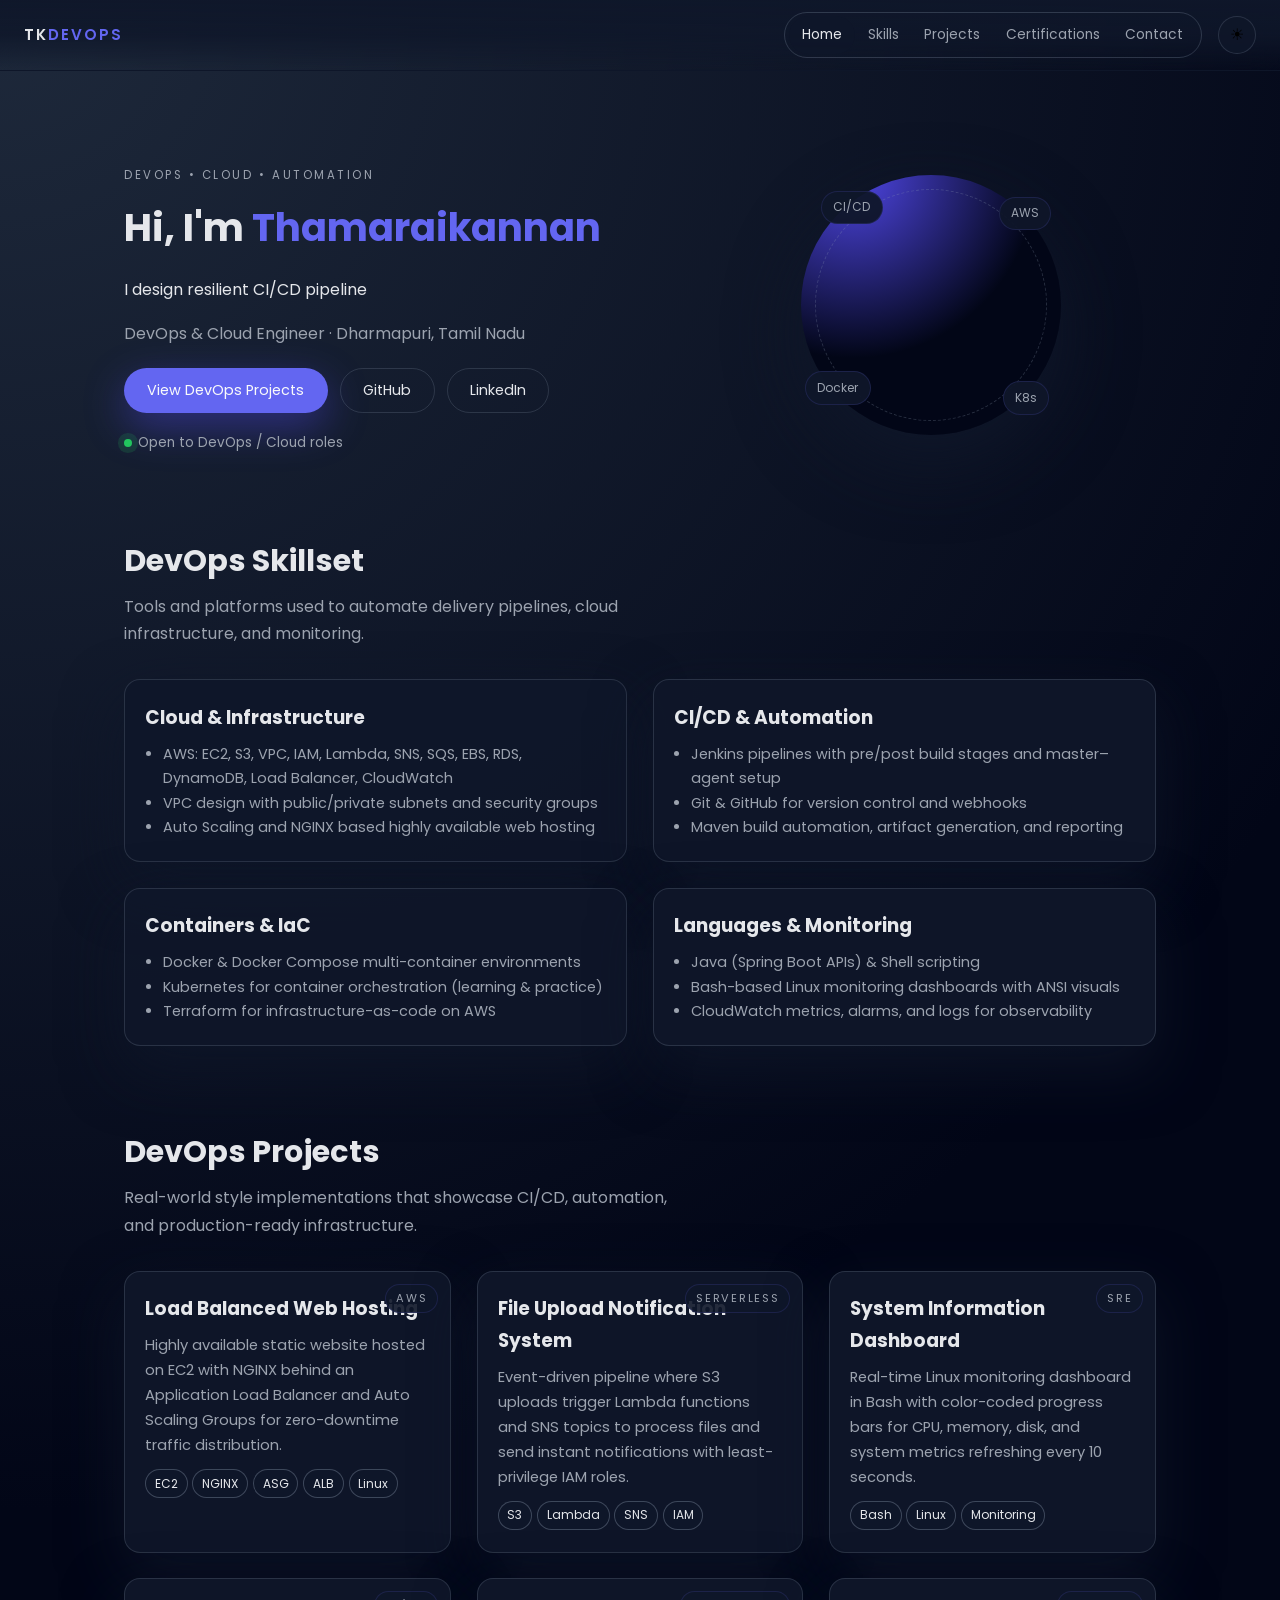
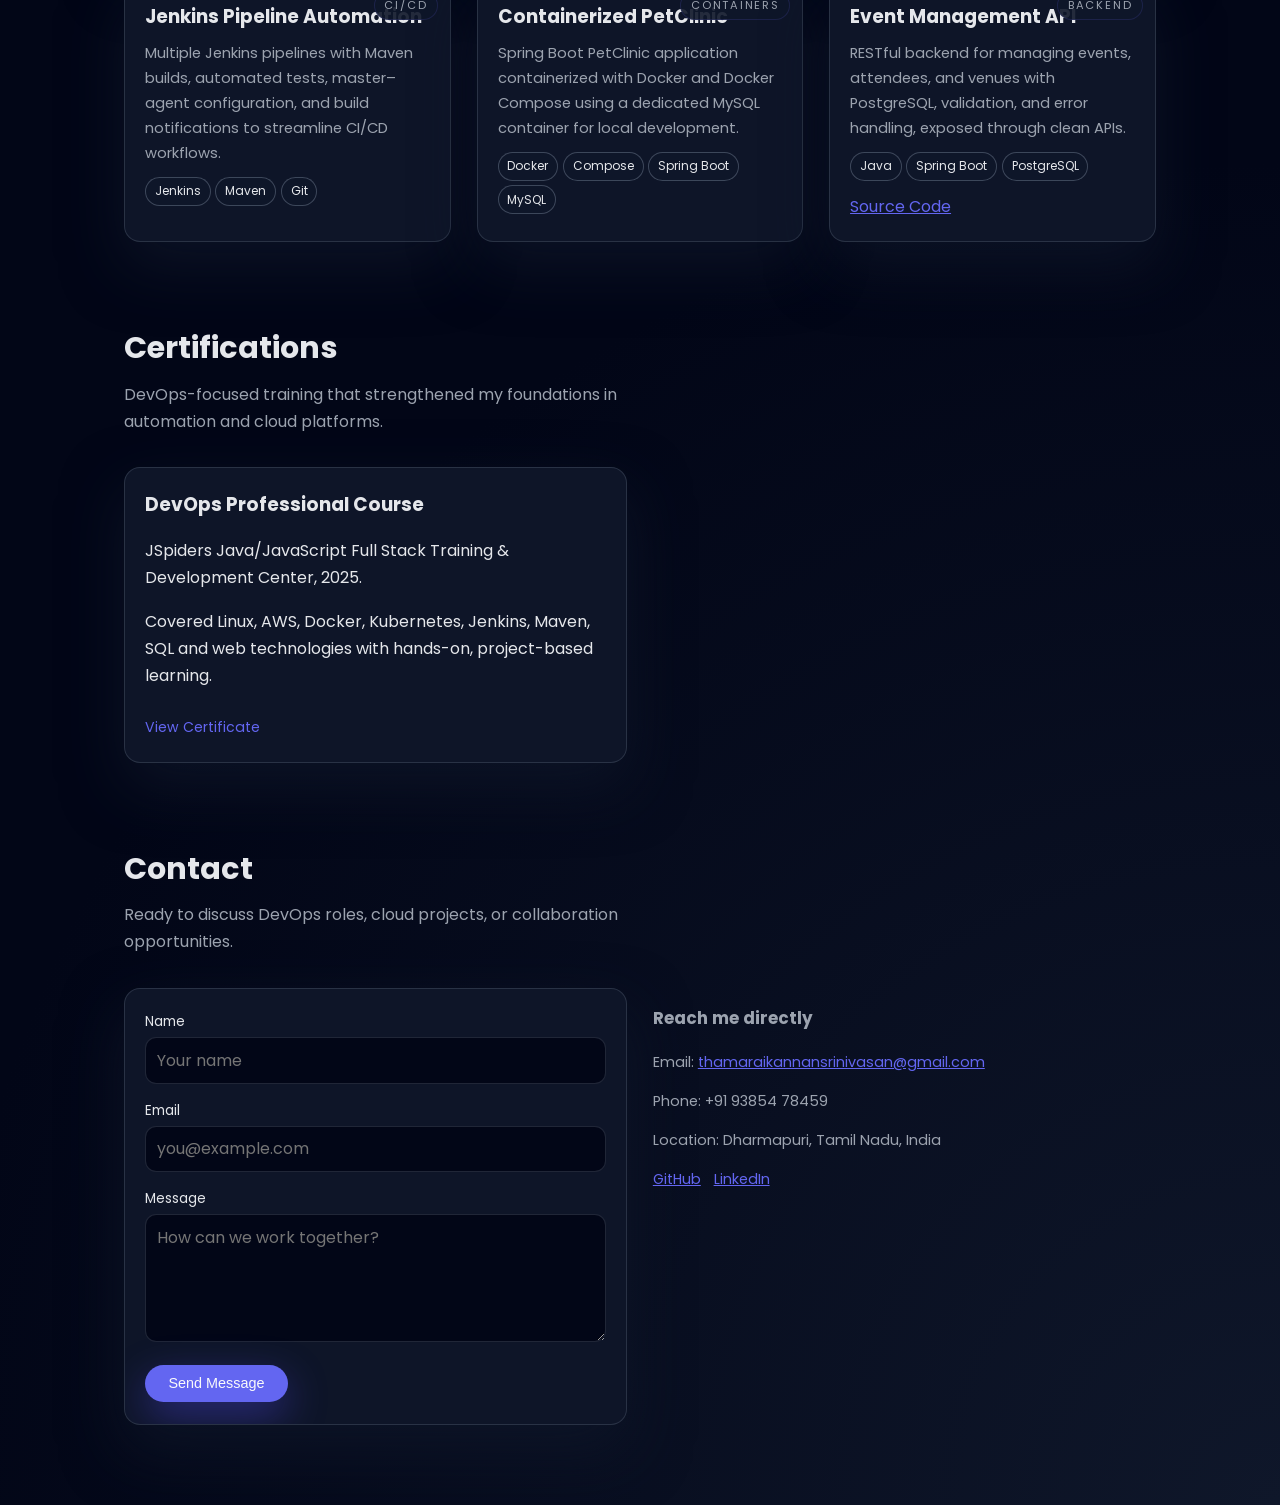
<file: Host-a-Personal-Portfolio-on-S3-and-CloudFront/website/index.html>
<!DOCTYPE html>
<html lang="en">
<head>
  <meta charset="UTF-8" />
  <meta name="viewport" content="width=device-width, initial-scale=1.0" />
  <title>Thamaraikannan S | DevOps & Cloud Engineer</title>

  <!-- Fonts -->
  <link rel="preconnect" href="https://fonts.googleapis.com" />
  <link rel="preconnect" href="https://fonts.gstatic.com" crossorigin />
  <link href="https://fonts.googleapis.com/css2?family=Poppins:wght@300;400;500;600;700&display=swap" rel="stylesheet" />

  <link rel="stylesheet" href="styles.css" />
</head>
<body>
  <header class="header" id="top">
    <div class="logo">TK<span>DevOps</span></div>
    <nav class="nav">
      <button class="nav-toggle" aria-label="Toggle navigation">
        <span></span><span></span>
      </button>
      <ul class="nav-links">
        <li><a href="#home" class="nav-link active">Home</a></li>
        <li><a href="#skills" class="nav-link">Skills</a></li>
        <li><a href="#projects" class="nav-link">Projects</a></li>
        <li><a href="#certifications" class="nav-link">Certifications</a></li>
        <li><a href="#contact" class="nav-link">Contact</a></li>
      </ul>
      <button class="theme-toggle" aria-label="Toggle theme">
        <span class="sun">☀</span>
        <span class="moon">🌙</span>
      </button>
    </nav>
  </header>

  <main>
    <!-- HERO -->
    <section id="home" class="section hero">
      <div class="hero-content reveal-up">
        <p class="tagline">DevOps • Cloud • Automation</p>
        <h1>Hi, I'm <span class="accent">Thamaraikannan</span></h1>
        <p class="typed">
          I design resilient CI/CD pipelines, automate AWS infrastructure, and ship reliable systems.
        </p>
        <p class="hero-sub">
          DevOps &amp; Cloud Engineer · Dharmapuri, Tamil Nadu
        </p>
        <div class="hero-actions">
          <a href="#projects" class="btn primary">View DevOps Projects</a>
          <a href="https://github.com/thamaraikannan00011" class="btn ghost" target="_blank">GitHub</a>
          <a href="https://www.linkedin.com/in/thamaraikannan00011" class="btn ghost" target="_blank">LinkedIn</a>
        </div>
        <div class="hero-status">
          <span class="dot"></span>
          <span>Open to DevOps / Cloud roles</span>
        </div>
      </div>

      <div class="hero-visual reveal-up">
        <div class="orbital">
          <div class="orbit orbit-1">CI/CD</div>
          <div class="orbit orbit-2">AWS</div>
          <div class="orbit orbit-3">Docker</div>
          <div class="orbit orbit-4">K8s</div>
        </div>
      </div>
    </section>

    <!-- SKILLS -->
    <section id="skills" class="section">
      <div class="section-head reveal-up">
        <h2>DevOps Skillset</h2>
        <p>Tools and platforms used to automate delivery pipelines, cloud infrastructure, and monitoring.</p>
      </div>

      <div class="skills-grid">
        <article class="card reveal-right">
          <h3>Cloud &amp; Infrastructure</h3>
          <ul>
            <li>AWS: EC2, S3, VPC, IAM, Lambda, SNS, SQS, EBS, RDS, DynamoDB, Load Balancer, CloudWatch</li>
            <li>VPC design with public/private subnets and security groups</li>
            <li>Auto Scaling and NGINX based highly available web hosting</li>
          </ul>
        </article>

        <article class="card reveal-left">
          <h3>CI/CD &amp; Automation</h3>
          <ul>
            <li>Jenkins pipelines with pre/post build stages and master–agent setup</li>
            <li>Git &amp; GitHub for version control and webhooks</li>
            <li>Maven build automation, artifact generation, and reporting</li>
          </ul>
        </article>

        <article class="card reveal-right">
          <h3>Containers &amp; IaC</h3>
          <ul>
            <li>Docker &amp; Docker Compose multi-container environments</li>
            <li>Kubernetes for container orchestration (learning & practice)</li>
            <li>Terraform for infrastructure-as-code on AWS</li>
          </ul>
        </article>

        <article class="card reveal-left">
          <h3>Languages &amp; Monitoring</h3>
          <ul>
            <li>Java (Spring Boot APIs) &amp; Shell scripting</li>
            <li>Bash-based Linux monitoring dashboards with ANSI visuals</li>
            <li>CloudWatch metrics, alarms, and logs for observability</li>
          </ul>
        </article>
      </div>
    </section>

    <!-- PROJECTS -->
    <section id="projects" class="section">
      <div class="section-head reveal-up">
        <h2>DevOps Projects</h2>
        <p>Real-world style implementations that showcase CI/CD, automation, and production-ready infrastructure.</p>
      </div>

      <div class="projects-grid">
        <article class="project-card reveal-up">
          <div class="badge">AWS</div>
          <h3>Load Balanced Web Hosting</h3>
          <p>
            Highly available static website hosted on EC2 with NGINX behind an Application Load Balancer and Auto Scaling
            Groups for zero-downtime traffic distribution.
          </p>
          <ul class="project-tags">
            <li>EC2</li><li>NGINX</li><li>ASG</li><li>ALB</li><li>Linux</li>
          </ul>
        </article>

        <article class="project-card reveal-up">
          <div class="badge">Serverless</div>
          <h3>File Upload Notification System</h3>
          <p>
            Event-driven pipeline where S3 uploads trigger Lambda functions and SNS topics to process files and send
            instant notifications with least-privilege IAM roles.
          </p>
          <ul class="project-tags">
            <li>S3</li><li>Lambda</li><li>SNS</li><li>IAM</li>
          </ul>
        </article>

        <article class="project-card reveal-up">
          <div class="badge">SRE</div>
          <h3>System Information Dashboard</h3>
          <p>
            Real-time Linux monitoring dashboard in Bash with color-coded progress bars for CPU, memory, disk, and system
            metrics refreshing every 10 seconds.
          </p>
          <ul class="project-tags">
            <li>Bash</li><li>Linux</li><li>Monitoring</li>
          </ul>
        </article>

        <article class="project-card reveal-up">
          <div class="badge">CI/CD</div>
          <h3>Jenkins Pipeline Automation</h3>
          <p>
            Multiple Jenkins pipelines with Maven builds, automated tests, master–agent configuration, and build
            notifications to streamline CI/CD workflows.
          </p>
          <ul class="project-tags">
            <li>Jenkins</li><li>Maven</li><li>Git</li>
          </ul>
        </article>

        <article class="project-card reveal-up">
          <div class="badge">Containers</div>
          <h3>Containerized PetClinic</h3>
          <p>
            Spring Boot PetClinic application containerized with Docker and Docker Compose using a dedicated MySQL
            container for local development.
          </p>
          <ul class="project-tags">
            <li>Docker</li><li>Compose</li><li>Spring Boot</li><li>MySQL</li>
          </ul>
        </article>

        <article class="project-card reveal-up">
          <div class="badge">Backend</div>
          <h3>Event Management API</h3>
          <p>
            RESTful backend for managing events, attendees, and venues with PostgreSQL, validation, and error handling,
            exposed through clean APIs.
          </p>
          <ul class="project-tags">
            <li>Java</li><li>Spring Boot</li><li>PostgreSQL</li>
          </ul>
          <div class="project-links">
            <a href="https://github.com/thamaraikannan00011/Event-Management" target="_blank">Source Code</a>
          </div>
        </article>
      </div>
    </section>

    <!-- CERTIFICATIONS -->
    <section id="certifications" class="section">
      <div class="section-head reveal-up">
        <h2>Certifications</h2>
        <p>DevOps-focused training that strengthened my foundations in automation and cloud platforms.</p>
      </div>

      <div class="cert-grid">
        <article class="card reveal-right">
          <h3>DevOps Professional Course</h3>
          <p>JSpiders Java/JavaScript Full Stack Training &amp; Development Center, 2025.</p>
          <p>
            Covered Linux, AWS, Docker, Kubernetes, Jenkins, Maven, SQL and web technologies with hands-on,
            project-based learning.
          </p>
          <a
            href="assets/images/THAMARAIKANNAN S JSpiders certificate.png"
            class="cert-link"
            target="_blank"
          >
            View Certificate
          </a>
        </article>
      </div>
    </section>

    <!-- CONTACT -->
    <section id="contact" class="section">
      <div class="section-head reveal-up">
        <h2>Contact</h2>
        <p>Ready to discuss DevOps roles, cloud projects, or collaboration opportunities.</p>
      </div>

      <div class="contact-grid">
        <form class="contact-form reveal-right">
          <div class="form-group">
            <label for="name">Name</label>
            <input id="name" type="text" placeholder="Your name" required />
          </div>
          <div class="form-group">
            <label for="email">Email</label>
            <input id="email" type="email" placeholder="you@example.com" required />
          </div>
          <div class="form-group">
            <label for="message">Message</label>
            <textarea id="message" rows="4" placeholder="How can we work together?" required></textarea>
          </div>
          <button type="submit" class="btn primary">Send Message</button>
        </form>

        <div class="contact-info reveal-left">
          <h3>Reach me directly</h3>
          <p>Email: <a href="mailto:thamaraikannansrinivasan@gmail.com">thamaraikannansrinivasan@gmail.com</a></p>
          <p>Phone: +91 93854 78459</p>
          <p>Location: Dharmapuri, Tamil Nadu, India</p>
          <div class="contact-links">
            <a href="https://github.com/thamaraikannan00011" target="_blank">GitHub</a>
            <a href="https://www.linkedin.com/in/thamaraikannan00011" target="_blank">LinkedIn</a>
          </div>
        </div>
      </div>
    </section>
  </main>

  <a href="#top" class="scroll-top" aria-label="Scroll to top">↑</a>

  <script src="script.js"></script>
</body>
</html>
</file>
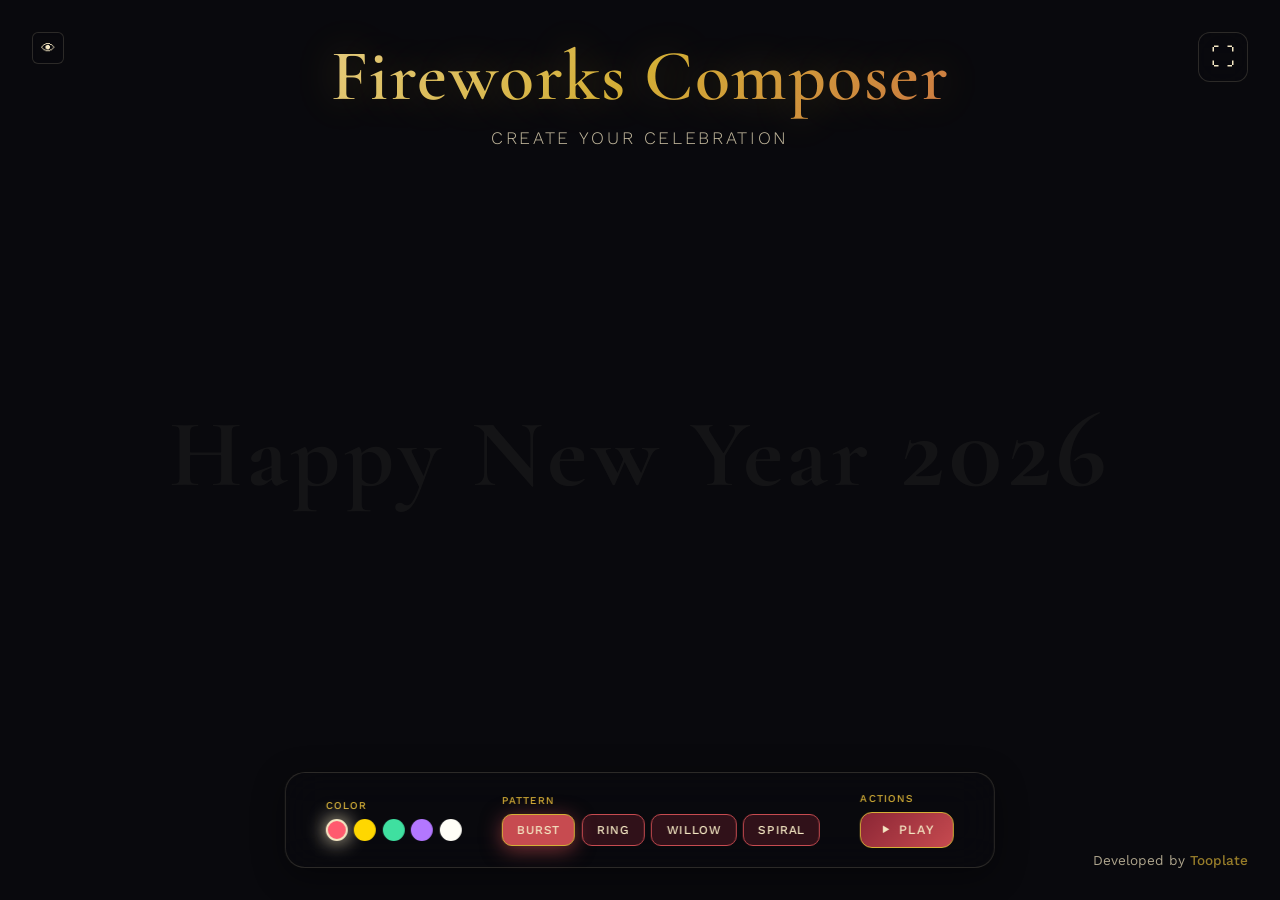
<file: Secure-Static-Website-with-S3-and-WAF/website/index.html>
<!DOCTYPE html>
<html lang="en">
<head>
    <meta charset="UTF-8">
    <meta name="viewport" content="width=device-width, initial-scale=1.0">
    <title>Fireworks Composer - New Year 2026</title>
    <link rel="preconnect" href="https://fonts.googleapis.com">
    <link rel="preconnect" href="https://fonts.gstatic.com" crossorigin>
    <link href="https://fonts.googleapis.com/css2?family=Cormorant+Garamond:wght@300;400;600;700&family=Work+Sans:wght@300;400;500;600&display=swap" rel="stylesheet">
    <link rel="stylesheet" href="tooplate-fireworks-style.css">
<!--

Tooplate 2153 Fireworks Composer

https://www.tooplate.com/view/2153-fireworks-composer

Free HTML CSS Template

-->
</head>
<body>
    <canvas id="canvas"></canvas>
    
    <div class="year-display">
        <span class="year-line1">Happy New Year</span>
        <span class="year-line2">2026</span>
    </div>

    <div class="ui-container">
        <button class="fullscreen-btn" id="fullscreenBtn" title="Toggle Fullscreen">⛶</button>
        
        <button class="eye-btn" id="toggleUI" title="Toggle UI Visibility">
            <span class="eye-icon">👁</span>
        </button>
        
        <div class="developer-credit">
            Developed by <a rel="nofollow" href="https://www.tooplate.com" target="_blank">Tooplate</a>
        </div>

        <header>
            <h1>Fireworks Composer</h1>
            <p class="subtitle">Create Your Celebration</p>
        </header>

        <div class="instructions">
            <h2>Click anywhere to launch fireworks</h2>
            <p>Choose your colors and patterns below</p>
        </div>

        <div class="controls">
            <div class="control-group">
                <span class="control-label">Color</span>
                <div class="color-palette">
                    <div class="color-option burgundy active" data-color="#FF5A6E"></div>
                    <div class="color-option gold" data-color="#FFD700"></div>
                    <div class="color-option emerald" data-color="#3FE0A0"></div>
                    <div class="color-option purple" data-color="#B377FF"></div>
                    <div class="color-option champagne" data-color="#FFFEF7"></div>
                </div>
            </div>

            <div class="control-group">
                <span class="control-label">Pattern</span>
                <div class="firework-types">
                    <button class="type-btn active" data-type="burst">Burst</button>
                    <button class="type-btn" data-type="ring">Ring</button>
                    <button class="type-btn" data-type="willow">Willow</button>
                    <button class="type-btn" data-type="spiral">Spiral</button>
                </div>
            </div>

            <div class="control-group">
                <span class="control-label">Actions</span>
                <div class="action-buttons">
                    <button class="action-btn" id="autoShow">
                        <span class="play-icon">▶</span>
                        <span class="stop-icon">⏹</span>
                        <span class="button-text">Play</span>
                    </button>
                </div>
            </div>
        </div>
    </div>
<script src="tooplate-fireworks-composer.js"></script>
</body>
</html>
</file>
<file: Host-a-Personal-Portfolio-on-S3-and-CloudFront/website/styles.css>
:root {
  --bg: #020617;
  --bg-alt: #020818;
  --bg-elevated: rgba(15, 23, 42, 0.95);
  --accent: #6366f1;
  --accent-soft: rgba(99, 102, 241, 0.16);
  --text: #e5e7eb;
  --muted: #9ca3af;
  --border: rgba(148, 163, 184, 0.2);
  --radius: 16px;
  --shadow-soft: 0 24px 60px rgba(15, 23, 42, 0.75);
}

[data-theme="light"] {
  --bg: #f3f4f6;
  --bg-alt: #e5e7eb;
  --bg-elevated: rgba(255, 255, 255, 0.9);
  --text: #020617;
  --muted: #6b7280;
  --border: rgba(148, 163, 184, 0.5);
  --shadow-soft: 0 20px 40px rgba(148, 163, 184, 0.6);
}

*,
*::before,
*::after {
  box-sizing: border-box;
}

html {
  scroll-behavior: smooth;
}

body {
  margin: 0;
  font-family: "Poppins", system-ui, -apple-system, BlinkMacSystemFont, "Segoe UI", sans-serif;
  background:
    radial-gradient(circle at 0% 0%, #1e293b 0, transparent 45%),
    radial-gradient(circle at 100% 100%, #0f172a 0, transparent 40%),
    var(--bg);
  color: var(--text);
  line-height: 1.7;
  min-height: 100vh;
  overflow-x: hidden;
}

/* Loader */

.loader {
  position: fixed;
  inset: 0;
  background: radial-gradient(circle at top, #1e293b 0, #020617 60%, #000 100%);
  display: flex;
  flex-direction: column;
  align-items: center;
  justify-content: center;
  gap: 1rem;
  color: var(--muted);
  font-size: 0.9rem;
  z-index: 40;
}

.loader-orbit {
  width: 72px;
  height: 72px;
  border-radius: 999px;
  border: 2px solid rgba(148, 163, 184, 0.3);
  display: grid;
  place-items: center;
  position: relative;
}

.loader-orbit span {
  position: absolute;
  width: 10px;
  height: 10px;
  border-radius: 999px;
  background: var(--accent);
  animation: orbit 1.2s linear infinite;
}

.loader-orbit span:nth-child(2) {
  animation-delay: -0.25s;
}
.loader-orbit span:nth-child(3) {
  animation-delay: -0.5s;
}

@keyframes orbit {
  0% {
    transform: rotate(0deg) translateX(26px);
  }
  100% {
    transform: rotate(360deg) translateX(26px);
  }
}

/* Header */

.header {
  position: sticky;
  top: 0;
  z-index: 30;
  display: flex;
  align-items: center;
  justify-content: space-between;
  padding: 0.75rem 1.5rem;
  backdrop-filter: blur(18px);
  background: linear-gradient(
    to bottom,
    rgba(15, 23, 42, 0.96),
    rgba(15, 23, 42, 0.85),
    transparent
  );
  border-bottom: 1px solid rgba(15, 23, 42, 0.9);
}

.logo {
  font-weight: 600;
  letter-spacing: 0.13em;
  text-transform: uppercase;
  font-size: 0.95rem;
}

.logo span {
  color: var(--accent);
}

.nav {
  display: flex;
  align-items: center;
  gap: 1rem;
}

.nav-toggle {
  display: inline-flex;
  flex-direction: column;
  justify-content: center;
  gap: 0.28rem;
  width: 2.3rem;
  height: 2.3rem;
  border-radius: 999px;
  border: 1px solid var(--border);
  background: rgba(15, 23, 42, 0.9);
  cursor: pointer;
}

.nav-toggle span {
  width: 1.2rem;
  height: 2px;
  background: var(--text);
  border-radius: 999px;
  transition: transform 0.2s ease, opacity 0.2s ease;
}

.nav-links {
  position: absolute;
  top: 110%;
  right: 0.8rem;
  min-width: 13rem;
  padding: 0.4rem;
  margin: 0;
  list-style: none;
  background: rgba(15, 23, 42, 0.98);
  border-radius: 0.9rem;
  border: 1px solid var(--border);
  display: none;
}

.nav-links li a {
  display: block;
  padding: 0.6rem 0.9rem;
  font-size: 0.9rem;
  color: var(--muted);
  text-decoration: none;
}

.nav-links li a:hover,
.nav-links li a.active {
  color: var(--text);
  background: rgba(15, 23, 42, 0.95);
}

.nav-links.open {
  display: block;
}

.theme-toggle {
  border-radius: 999px;
  border: 1px solid var(--border);
  width: 2.4rem;
  height: 2.4rem;
  display: grid;
  place-items: center;
  background: rgba(15, 23, 42, 0.9);
  cursor: pointer;
  font-size: 1rem;
}

.theme-toggle .moon {
  display: none;
}

[data-theme="light"] .theme-toggle .sun {
  display: none;
}
[data-theme="light"] .theme-toggle .moon {
  display: inline;
}

/* Main layout */

main {
  max-width: 1080px;
  margin: 0 auto;
  padding: 1.75rem 1.5rem 3.5rem;
}

.section {
  padding: 3.5rem 0 1.5rem;
}

.section-head h2 {
  margin: 0 0 0.4rem;
  font-size: 1.9rem;
}

.section-head p {
  margin: 0;
  color: var(--muted);
  max-width: 34rem;
}

/* Hero */

.hero {
  display: grid;
  gap: 2.7rem;
  align-items: center;
}

.hero-content {
  max-width: 32rem;
}

.tagline {
  text-transform: uppercase;
  letter-spacing: 0.22em;
  font-size: 0.72rem;
  color: var(--muted);
  margin-bottom: 0.6rem;
}

.hero h1 {
  font-size: 2.4rem;
  margin: 0 0 0.5rem;
}

.accent {
  color: var(--accent);
}

.typed {
  font-size: 1rem;
  color: var(--text);
  min-height: 2.4rem;
  margin-bottom: 0.3rem;
}

.hero-sub {
  margin: 0 0 1.3rem;
  color: var(--muted);
}

.hero-actions {
  display: flex;
  flex-wrap: wrap;
  gap: 0.75rem;
  margin-bottom: 0.9rem;
}

.hero-status {
  display: inline-flex;
  align-items: center;
  gap: 0.4rem;
  font-size: 0.85rem;
  color: var(--muted);
}

.hero-status .dot {
  width: 8px;
  height: 8px;
  border-radius: 999px;
  background: #22c55e;
  box-shadow: 0 0 0 6px rgba(34, 197, 94, 0.15);
}

/* Hero visual */

.hero-visual {
  display: grid;
  place-items: center;
}

.orbital {
  width: 260px;
  height: 260px;
  border-radius: 999px;
  background: radial-gradient(circle at 20% 0, #4f46e5, #020617 55%);
  box-shadow: 0 28px 70px rgba(15, 23, 42, 0.9);
  position: relative;
  display: grid;
  place-items: center;
}

.avatar {
  width: 110px;
  height: 110px;
  border-radius: 999px;
  border: 2px solid var(--accent-soft);
  display: grid;
  place-items: center;
  font-weight: 600;
  background: rgba(15, 23, 42, 0.95);
}

.orbit {
  position: absolute;
  padding: 0.35rem 0.7rem;
  border-radius: 999px;
  font-size: 0.75rem;
  background: rgba(15, 23, 42, 0.95);
  border: 1px solid var(--accent-soft);
  color: var(--muted);
}

.orbit-1 { top: 16px; left: 20px; }
.orbit-2 { top: 22px; right: 10px; }
.orbit-3 { bottom: 30px; left: 4px; }
.orbit-4 { bottom: 20px; right: 12px; }

.orbital::before {
  content: "";
  position: absolute;
  inset: 14px;
  border-radius: 999px;
  border: 1px dashed rgba(148, 163, 184, 0.25);
}

/* Buttons */

.btn {
  border-radius: 999px;
  padding: 0.6rem 1.4rem;
  font-size: 0.9rem;
  border: 1px solid transparent;
  cursor: pointer;
  text-decoration: none;
  display: inline-flex;
  align-items: center;
  gap: 0.4rem;
  transition:
    background 0.2s ease,
    color 0.2s ease,
    border-color 0.2s ease,
    transform 0.1s ease,
    box-shadow 0.2s ease;
}

.btn.primary {
  background: var(--accent);
  color: #f9fafb;
  box-shadow: 0 14px 40px rgba(79, 70, 229, 0.45);
}

.btn.primary:hover {
  transform: translateY(-1px);
  box-shadow: 0 20px 50px rgba(79, 70, 229, 0.6);
}

.btn.ghost {
  background: transparent;
  color: var(--text);
  border-color: var(--border);
}

.btn.ghost:hover {
  border-color: var(--accent);
  transform: translateY(-1px);
}

/* Cards & grids */

.skills-grid,
.projects-grid,
.cert-grid,
.contact-grid {
  display: grid;
  gap: 1.6rem;
  margin-top: 2rem;
}

.card,
.project-card,
.contact-form {
  background: var(--bg-elevated);
  border-radius: var(--radius);
  border: 1px solid var(--border);
  box-shadow: var(--shadow-soft);
  padding: 1.35rem 1.25rem;
  position: relative;
  overflow: hidden;
}

.card::before,
.project-card::before,
.contact-form::before {
  content: "";
  position: absolute;
  inset: 0;
  background: radial-gradient(circle at 0 0, rgba(99, 102, 241, 0.12), transparent 60%);
  opacity: 0;
  transition: opacity 0.18s ease;
  pointer-events: none;
}

.card:hover::before,
.project-card:hover::before,
.contact-form:hover::before {
  opacity: 1;
}

.card h3,
.project-card h3 {
  margin-top: 0;
  margin-bottom: 0.5rem;
}

.card ul {
  padding-left: 1.1rem;
  margin: 0;
  color: var(--muted);
  font-size: 0.9rem;
}

/* Projects */

.badge {
  position: absolute;
  top: 0.75rem;
  right: 0.75rem;
  font-size: 0.7rem;
  text-transform: uppercase;
  letter-spacing: 0.16em;
  padding: 0.25rem 0.6rem;
  border-radius: 999px;
  background: rgba(15, 23, 42, 0.9);
  border: 1px solid var(--accent-soft);
  color: var(--muted);
}

.project-card p {
  color: var(--muted);
  margin-top: 0.2rem;
  margin-bottom: 0.7rem;
  font-size: 0.92rem;
}

.project-tags {
  display: flex;
  flex-wrap: wrap;
  gap: 0.3rem;
  padding: 0;
  margin: 0;
  list-style: none;
}

.project-tags li {
  font-size: 0.75rem;
  padding: 0.2rem 0.55rem;
  border-radius: 999px;
  background: rgba(15, 23, 42, 0.9);
  border: 1px solid rgba(148, 163, 184, 0.35);
}

.project-links {
  margin-top: 0.75rem;
}

/* Certifications */

.cert-link {
  display: inline-block;
  margin-top: 0.7rem;
  font-size: 0.88rem;
  color: var(--accent);
  text-decoration: none;
}

.cert-link:hover {
  text-decoration: underline;
}

/* Contact */

.contact-form .form-group {
  margin-bottom: 0.9rem;
}

label {
  display: block;
  font-size: 0.85rem;
  margin-bottom: 0.25rem;
}

input,
textarea {
  width: 100%;
  border-radius: 0.7rem;
  border: 1px solid var(--border);
  background: #020617;
  color: var(--text);
  padding: 0.55rem 0.7rem;
  font: inherit;
}

[data-theme="light"] input,
[data-theme="light"] textarea {
  background: #f9fafb;
}

input:focus,
textarea:focus {
  outline: 1px solid var(--accent);
}

.contact-info {
  font-size: 0.9rem;
  color: var(--muted);
}

.contact-links {
  margin-top: 0.7rem;
  display: flex;
  gap: 0.8rem;
}

/* Scroll to top */

.scroll-top {
  position: fixed;
  right: 1.4rem;
  bottom: 1.4rem;
  width: 2.4rem;
  height: 2.4rem;
  border-radius: 999px;
  border: 1px solid var(--border);
  display: grid;
  place-items: center;
  background: rgba(15, 23, 42, 0.96);
  color: var(--text);
  text-decoration: none;
  font-size: 1.2rem;
  opacity: 0;
  pointer-events: none;
  transition: opacity 0.18s ease, transform 0.18s ease;
  z-index: 25;
}

.scroll-top.visible {
  opacity: 1;
  pointer-events: auto;
  transform: translateY(0);
}

/* Scroll reveal animations */

.reveal-up,
.reveal-left,
.reveal-right {
  opacity: 0;
  transform: translateY(24px);
  transition: opacity 0.45s ease, transform 0.45s ease;
}

.reveal-left {
  transform: translateX(-28px);
}
.reveal-right {
  transform: translateX(28px);
}

.reveal-visible {
  opacity: 1;
  transform: translate(0, 0);
}

/* Responsive */

@media (min-width: 720px) {
  .nav-toggle {
    display: none;
  }

  .nav-links {
    position: static;
    display: flex;
    background: transparent;
    border-radius: 999px;
    border: 1px solid rgba(148, 163, 184, 0.25);
    padding: 0.18rem 0.28rem;
  }

  .nav-links li a {
    padding: 0.45rem 0.8rem;
    border-radius: 999px;
    font-size: 0.86rem;
  }

  .nav-links li a:hover,
  .nav-links li a.active {
    background: rgba(15, 23, 42, 0.9);
  }

  .hero {
    grid-template-columns: minmax(0, 1.2fr) minmax(0, 1fr);
  }

  .skills-grid {
    grid-template-columns: repeat(2, minmax(0, 1fr));
  }

  .projects-grid {
    grid-template-columns: repeat(3, minmax(0, 1fr));
  }

  .cert-grid,
  .contact-grid {
    grid-template-columns: repeat(2, minmax(0, 1fr));
  }
}

@media (max-width: 719px) {
  main {
    padding-inline: 1.1rem;
  }
  .hero {
    text-align: left;
  }
}

/* Small tweaks */

a {
  color: var(--accent);
}
a:hover {
  text-decoration: underline;
}
</file>
<file: Secure-Static-Website-with-S3-and-WAF/website/tooplate-fireworks-style.css>
@charset "utf-8";
/* CSS Document 

Tooplate 2153 Fireworks Composer

https://www.tooplate.com/view/2153-fireworks-composer

*/

* {
	margin: 0;
	padding: 0;
	box-sizing: border-box;
}

:root {
	--charcoal: #0a0a0f;
	--deep-burgundy: #8B2635;
	--wine-red: #C74B50;
	--champagne: #F4E7C3;
	--gold: #D4AF37;
	--emerald: #1B4D3E;
	--amber: #E07A5F;
	--ivory: #FFFEF7;
}

body {
	font-family: 'Work Sans', sans-serif;
	background: linear-gradient(135deg, var(--charcoal) 0%, #1a1a2e 100%);
	color: var(--champagne);
	overflow-x: hidden;
	min-height: 100vh;
}

h1,
h2,
h3 {
	font-family: 'Cormorant Garamond', serif;
	font-weight: 600;
}

#canvas {
	position: fixed;
	top: 0;
	left: 0;
	width: 100%;
	height: 100%;
	cursor: crosshair;
	z-index: 1;
}

.ui-container {
	position: relative;
	z-index: 10;
	pointer-events: none;
}

header {
	padding: 2rem 2rem 1rem;
	text-align: center;
	pointer-events: none;
}

h1 {
	font-size: clamp(2.5rem, 6vw, 4.5rem);
	font-weight: 600;
	letter-spacing: 0.02em;
	background: linear-gradient(135deg, var(--champagne) 0%, var(--gold) 50%, var(--wine-red) 100%);
	-webkit-background-clip: text;
	background-clip: text;
	-webkit-text-fill-color: transparent;
	margin-bottom: 0.5rem;
	text-shadow: 0 0 40px rgba(212, 175, 55, 0.3);
}

.subtitle {
	font-size: clamp(0.9rem, 2vw, 1.1rem);
	color: var(--champagne);
	opacity: 0.8;
	font-weight: 300;
	letter-spacing: 0.15em;
	text-transform: uppercase;
}

.controls {
	position: fixed;
	bottom: 2rem;
	left: 50%;
	transform: translateX(-50%);
	background: rgba(10, 10, 15, 0.4);
	backdrop-filter: blur(20px);
	border: 1px solid rgba(244, 231, 195, 0.15);
	border-radius: 20px;
	padding: 1.2rem 2.5rem;
	display: flex;
	gap: 2.5rem;
	align-items: center;
	box-shadow: 0 8px 32px rgba(0, 0, 0, 0.4);
	max-width: 98%;
	flex-wrap: nowrap;
	justify-content: center;
	pointer-events: auto;
}

.controls * {
	pointer-events: auto;
}

.control-group {
	display: flex;
	flex-direction: column;
	gap: 0.4rem;
}

.control-label {
	font-size: 0.65rem;
	text-transform: uppercase;
	letter-spacing: 0.1em;
	color: var(--gold);
	font-weight: 500;
}

.color-palette {
	display: flex;
	gap: 0.4rem;
}

.color-option {
	width: 22px;
	height: 22px;
	border-radius: 50%;
	border: 2px solid transparent;
	cursor: pointer;
	transition: all 0.3s ease;
	position: relative;
}

.color-option:hover {
	transform: scale(1.1);
	box-shadow: 0 0 20px currentColor;
}

.color-option.active {
	border-color: var(--champagne);
	box-shadow: 0 0 20px currentColor;
}

.color-option.burgundy {
	background: #FF5A6E;
}

.color-option.gold {
	background: #FFD700;
}

.color-option.emerald {
	background: #3FE0A0;
}

.color-option.purple {
	background: #B377FF;
}

.color-option.champagne {
	background: #FFFEF7;
}

.firework-types {
	display: flex;
	gap: 0.4rem;
}

.type-btn {
	padding: 0.5rem 0.9rem;
	background: rgba(139, 38, 53, 0.3);
	border: 1px solid var(--wine-red);
	border-radius: 10px;
	color: var(--champagne);
	cursor: pointer;
	font-family: 'Work Sans', sans-serif;
	font-size: 0.75rem;
	font-weight: 500;
	transition: all 0.3s ease;
	text-transform: uppercase;
	letter-spacing: 0.05em;
}

.type-btn:hover {
	background: rgba(139, 38, 53, 0.5);
	transform: translateY(-2px);
	box-shadow: 0 4px 15px rgba(139, 38, 53, 0.4);
}

.type-btn.active {
	background: var(--wine-red);
	border-color: var(--gold);
	box-shadow: 0 4px 20px rgba(199, 75, 80, 0.6);
}

.action-buttons {
	display: flex;
	gap: 0.6rem;
}

.action-btn {
	padding: 0.6rem 0.8rem;
	background: linear-gradient(135deg, var(--deep-burgundy) 0%, var(--wine-red) 100%);
	border: 1px solid var(--gold);
	border-radius: 12px;
	color: var(--champagne);
	cursor: pointer;
	font-family: 'Work Sans', sans-serif;
	font-size: 0.8rem;
	font-weight: 500;
	transition: all 0.3s ease;
	text-transform: uppercase;
	letter-spacing: 0.08em;
	min-width: 94px;
	height: 36px;
	display: inline-flex;
	align-items: center;
	justify-content: center;
}

.action-btn:hover {
	transform: translateY(-2px);
	box-shadow: 0 6px 25px rgba(212, 175, 55, 0.4);
	background: linear-gradient(135deg, var(--wine-red) 0%, var(--deep-burgundy) 100%);
}

.action-btn.secondary {
	background: rgba(27, 77, 62, 0.6);
	border-color: var(--emerald);
}

.action-btn.secondary:hover {
	background: var(--emerald);
}

.play-icon,
.stop-icon {
	display: inline-flex;
	align-items: center;
	justify-content: center;
	margin-right: 0.4rem;
	font-size: 0.7rem;
	width: 0.8rem;
	height: 0.8rem;
}

.stop-icon {
	display: none;
}

.action-btn.playing .play-icon {
	display: none;
}

.action-btn.playing .stop-icon {
	display: inline-block;
}

.eye-icon {
	font-size: 0.9rem;
}

.eye-btn {
	position: fixed;
	top: 2rem;
	left: 2rem;
	width: 32px;
	height: 32px;
	background: rgba(10, 10, 15, 0.4);
	backdrop-filter: blur(20px);
	border: 1px solid rgba(244, 231, 195, 0.15);
	border-radius: 6px;
	color: var(--champagne);
	font-size: 0.9rem;
	cursor: pointer;
	display: flex;
	align-items: center;
	justify-content: center;
	transition: all 0.3s ease;
	z-index: 100;
	pointer-events: auto;
}

.eye-btn:hover {
	background: rgba(139, 38, 53, 0.5);
	transform: scale(1.05);
	box-shadow: 0 4px 20px rgba(212, 175, 55, 0.4);
}

body.hide-ui .eye-btn {
	transform: translateX(-50%);
	background: rgba(27, 77, 62, 0.6);
	opacity: 0.5;
}

body.hide-ui .eye-btn:hover {
	transform: translateX(0);
	opacity: 1;
}

#toggleUI {
	min-width: auto;
	padding: 0.6rem;
}

body.hide-ui #toggleUI {
	background: rgba(27, 77, 62, 0.8);
}

body.hide-ui header,
body.hide-ui .fullscreen-btn,
body.hide-ui .developer-credit,
body.hide-ui .controls {
	opacity: 0;
	pointer-events: none;
	transition: opacity 0.3s ease;
}

.instructions {
	position: fixed;
	top: 50%;
	left: 50%;
	transform: translate(-50%, -50%);
	text-align: center;
	pointer-events: none;
	opacity: 0;
	animation: fadeInOut 4s ease-in-out;
}

@keyframes fadeInOut {

	0%,
	100% {
		opacity: 0;
	}

	50% {
		opacity: 1;
	}
}

.instructions h2 {
	font-size: 2rem;
	color: var(--gold);
	margin-bottom: 1rem;
}

.instructions p {
	font-size: 1.2rem;
	color: var(--champagne);
	opacity: 0.9;
}

.year-display {
	position: fixed;
	top: 50%;
	left: 50%;
	transform: translate(-50%, -50%);
	font-family: 'Cormorant Garamond', serif;
	font-size: clamp(3rem, 8vw, 6rem);
	font-weight: 700;
	color: rgba(244, 231, 195, 0.05);
	pointer-events: none;
	letter-spacing: 0.05em;
	z-index: 5;
	text-align: center;
	white-space: nowrap;
}

.year-line1,
.year-line2 {
	display: inline;
}

.year-line2 {
	font-size: 1.15em;
}

.year-line2::before {
	content: ' ';
}

@media (max-width: 1000px) {
	.controls {
		flex-wrap: wrap;
		max-width: 90%;
	}
}

@media (max-width: 768px) {
	.controls {
		bottom: 1rem;
		padding: 1rem;
		gap: 1rem;
	}

	.action-buttons {
		width: 100%;
		justify-content: center;
	}

	h1 {
		font-size: 2rem;
	}

	.year-display {
		white-space: normal;
		max-width: 90%;
	}

	.year-line1,
	.year-line2 {
		display: block;
	}

	.year-line2::before {
		content: '';
	}
}

.fullscreen-btn {
	position: fixed;
	top: 2rem;
	right: 2rem;
	width: 50px;
	height: 50px;
	background: rgba(10, 10, 15, 0.4);
	backdrop-filter: blur(20px);
	border: 1px solid rgba(244, 231, 195, 0.15);
	border-radius: 12px;
	color: var(--champagne);
	font-size: 1.5rem;
	cursor: pointer;
	display: flex;
	align-items: center;
	justify-content: center;
	transition: all 0.3s ease;
	z-index: 100;
	pointer-events: auto;
}

.fullscreen-btn:hover {
	background: rgba(139, 38, 53, 0.5);
	transform: scale(1.05);
	box-shadow: 0 4px 20px rgba(212, 175, 55, 0.4);
}

.developer-credit {
	position: fixed;
	bottom: 2rem;
	right: 2rem;
	font-size: 0.85rem;
	color: var(--champagne);
	opacity: 0.7;
	z-index: 100;
	transition: opacity 0.3s ease;
	pointer-events: none;
}

.developer-credit a {
	color: var(--gold);
	text-decoration: none;
	font-weight: 500;
	transition: color 0.3s ease;
	pointer-events: auto;
}

.developer-credit a:hover {
	color: var(--wine-red);
	opacity: 1;
}

@media (max-width: 768px) {
	.fullscreen-btn {
		top: 1rem;
		right: 1rem;
		width: 40px;
		height: 40px;
		font-size: 1.2rem;
	}

	.eye-btn {
		top: 1rem;
		left: 1rem;
		width: 32px;
		height: 32px;
		font-size: 0.85rem;
	}

	body.hide-ui .eye-btn {
		transform: translateX(-50%);
	}

	.developer-credit {
		bottom: 1rem;
		right: 1rem;
		left: auto;
		font-size: 0.7rem;
	}
}
</file>
